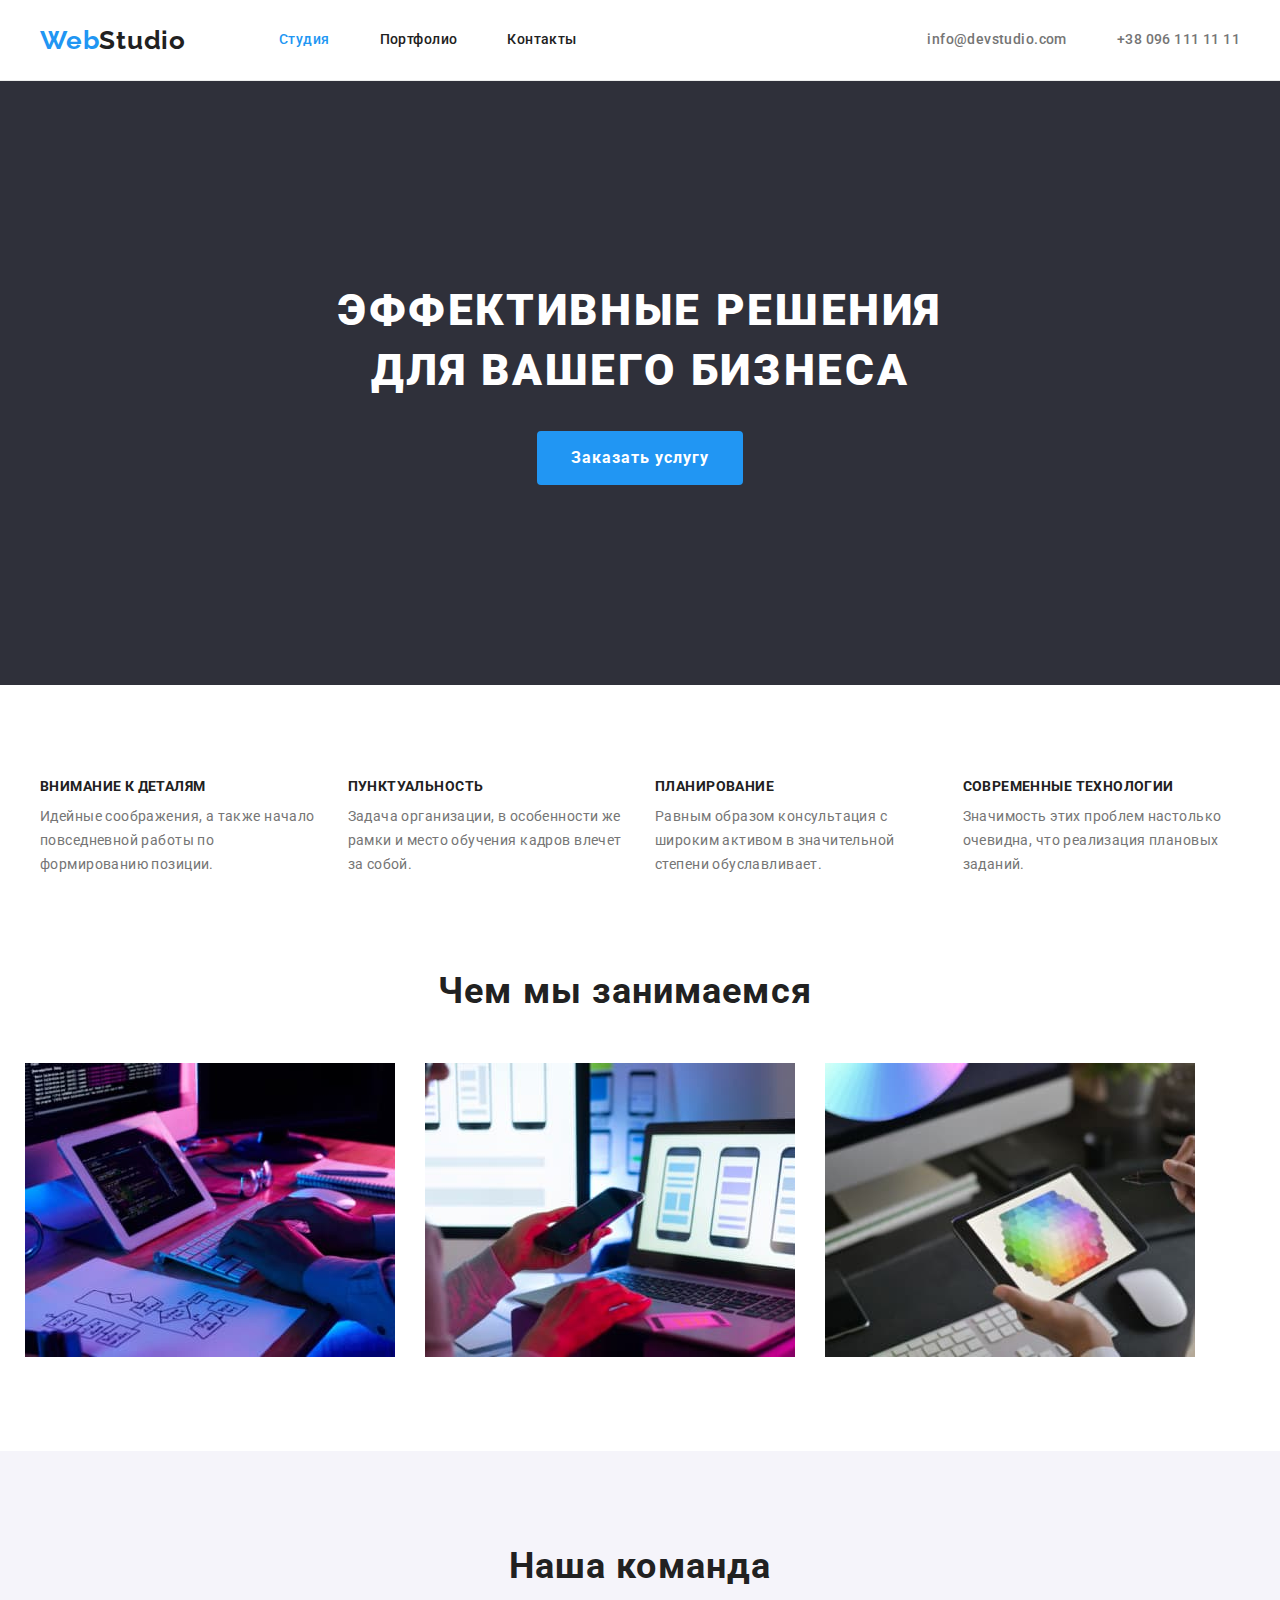
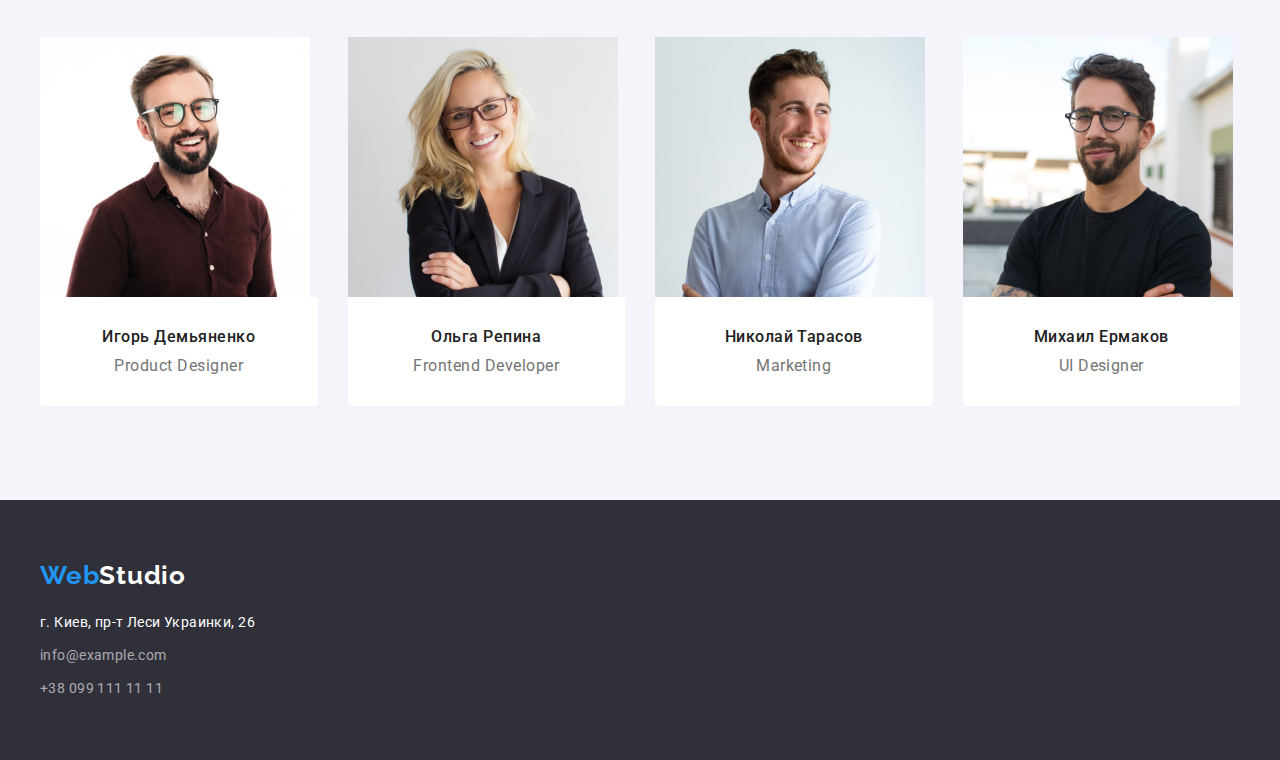
<file: index.html>
<!DOCTYPE html>
<html lang="ru">
<head>
    <meta charset="UTF-8">
    <meta http-equiv="X-UA-Compatible" content="IE=edge">
    <meta name="viewport" content="width=device-width, initial-scale=1.0">
    <title>Document</title>
    <link rel="preconnect" href="https://fonts.googleapis.com">
    <link rel="preconnect" href="https://fonts.gstatic.com" crossorigin>
    <link href="https://fonts.googleapis.com/css2?family=Raleway:wght@700&family=Roboto:wght@400;500;700;900&display=swap"
        rel="stylesheet">
    <link rel="stylesheet" href="https://cdnjs.cloudflare.com/ajax/libs/modern-normalize/1.1.0/modern-normalize.min.css"
            integrity="sha512-wpPYUAdjBVSE4KJnH1VR1HeZfpl1ub8YT/NKx4PuQ5NmX2tKuGu6U/JRp5y+Y8XG2tV+wKQpNHVUX03MfMFn9Q=="
            crossorigin="anonymous" referrerpolicy="no-referrer" />   
    <link rel="stylesheet" href="./css/styles.css">
</head>
<body>
    <!--Шапка сайта-->
    <header>
        <div class="container">                               
        <a href="/index.html" class="logo link"><span style="color: #2196F3;">Web</span>Studio</a>
        <nav>
        <ul class="list">
            <li class="item">
                <a href="Студия" class="site-nav current link">Студия</a>
            </li>
            <li class="item">
                <a href="./portfolio.html" class="site-nav link">Портфолио</a>
            </li>
            <li class="item">
                <a href="Контакты" class="site-nav link">Контакты</a>
            </li>
        </ul>           
        </nav>

        <ul class="list contacts">
            <li class="item">
                <a href="mailto:info@devstudio.com" class="header-item link">info@devstudio.com</a>
            </li>
            <li class="item">
                <a href="tel:+380961111111" class="header-item link">+38 096 111 11 11</a>
            </li>
            
        </ul>        
        </div>        
    </header>

    <main>
        <!--Банер, оглавление-->
        <section class="baner">
            <div class="container">
            <h1 class="baner-title">
                Эффективные решения<br>
                для вашего бизнеса
            </h1>            
            <button type="button" class="btn primary">Заказать услугу</button>            
            </div>
        </section>

        <!--Особенности студии-->
        <section class="section advant">
            <div class="container">
            <h2 class="title visually-hidden">Особенности студии</h2>            
            <ul class="list advant">
                <li class="advant-items">
                    <h3 class="advant-title">Внимание к деталям</h3>
                    <p>Идейные соображения, а также начало повседневной работы по формированию позиции.</p>
                </li>
                        
                <li class="advant-items">
                    <h3 class="advant-title">Пунктуальность</h3>
                    <p>Задача организации, в особенности же рамки и место обучения кадров влечет за собой.</p>
                </li>
                
                <li class="advant-items">
                    <h3 class="advant-title">Планирование</h3>
                    <p>Равным образом консультация с широким активом в значительной степени обуславливает.</p>
                </li>             
                    
                <li class="advant-items">
                    <h3 class="advant-title">Современные технологии</h3>
                    <p>Значимость этих проблем настолько очевидна, что реализация плановых заданий.</p>
                </li>
            </ul>
            </div>
        </section>

        <!--Чем мы занимаемся-->
        <section class="section directions">
            <div class="container">
            <h2 class="section-title">Чем мы занимаемся</h2>
            <ul class="list">
                <li class="directions">
                    <img src="images/box1.jpg" alt="Веб дизайнер пишет код, видны только руки и компьютер с планшетом" width="370" class="img">
                </li> 
                <li class="directions">
                    <img src="images/box2.jpg" alt="Веб дизайнер держит в руках телефон, на экране ноутбука есть три вида дизайна мобильного приложения для сайта" width="370" class="img">   
                </li>
                <li class="directions">
                    <img src="images/box3.jpg" alt="Веб дизайнер держит планшет с изображением палитры цветов" width="370" class="img">
                </li>
            </ul>
            </div>
        </section>

        <!--Наша команда-->
        <section class="section team">
            <div class="container">
            <h2 class="section-title">Наша команда</h2>
            <ul class="list images">
                <li class="images">
                    <img src="images/imgдемьяненко.jpg" alt="Фото Игоря Демьяненко" width="270">
                    <div class="teams">
                    <h3 class="team-title">Игорь Демьяненко</h3>
                    <p lang="en" class="team-position">Product Designer</p>
                    </div>
                </li> 
                <li class="images">
                    <img src="images/imgрепина.jpg" alt="Фото Ольги Репиной" width="270">
                    <div class="teams">
                    <h3 class="team-title">Ольга Репина</h3>
                    <p lang="en" class="team-position">Frontend Developer</p>
                    </div>
                </li> 
                <li class="images">
                    <img src="images/imgтарасов.jpg" alt="Фото Николая Тарасова" width="270">
                    <div class="teams">
                    <h3 class="team-title">Николай Тарасов</h3>
                    <p lang="en" class="team-position">Marketing</p>
                    </div>
                </li> 
                <li class="images">
                    <img src="images/imgермаков.jpg" alt="Фото Михаила Ермакова" width="270">
                    <div class="teams">
                    <h3 class="team-title">Михаил Ермаков</h3>
                    <p lang="en" class="team-position">UI Designer</p>
                    </div>
                </li>
            </ul>
            </div>
        </section>     


    </main>

    <footer>
        <div class="container">
        <a href="/index.html" class="logo"><span style="color: #2196f3;">Web</span>Studio</a>
        <address>
            <ul class="footer-list">
                <li class="address-item">
                    <a href="" class="address">г. Киев, пр-т Леси Украинки, 26</a>
                </li>
                <li class="mail-item">
                    <a href="mailto:info@example.com" class="contacts">info@example.com</a>
                </li>
                <li>
                    <a href="tel:+380991111111" class="contacts">+38 099 111 11 11</a>
                </li>
            </ul>
        </address>
        </div>

    </footer>
    
</body>
</html>
</file>
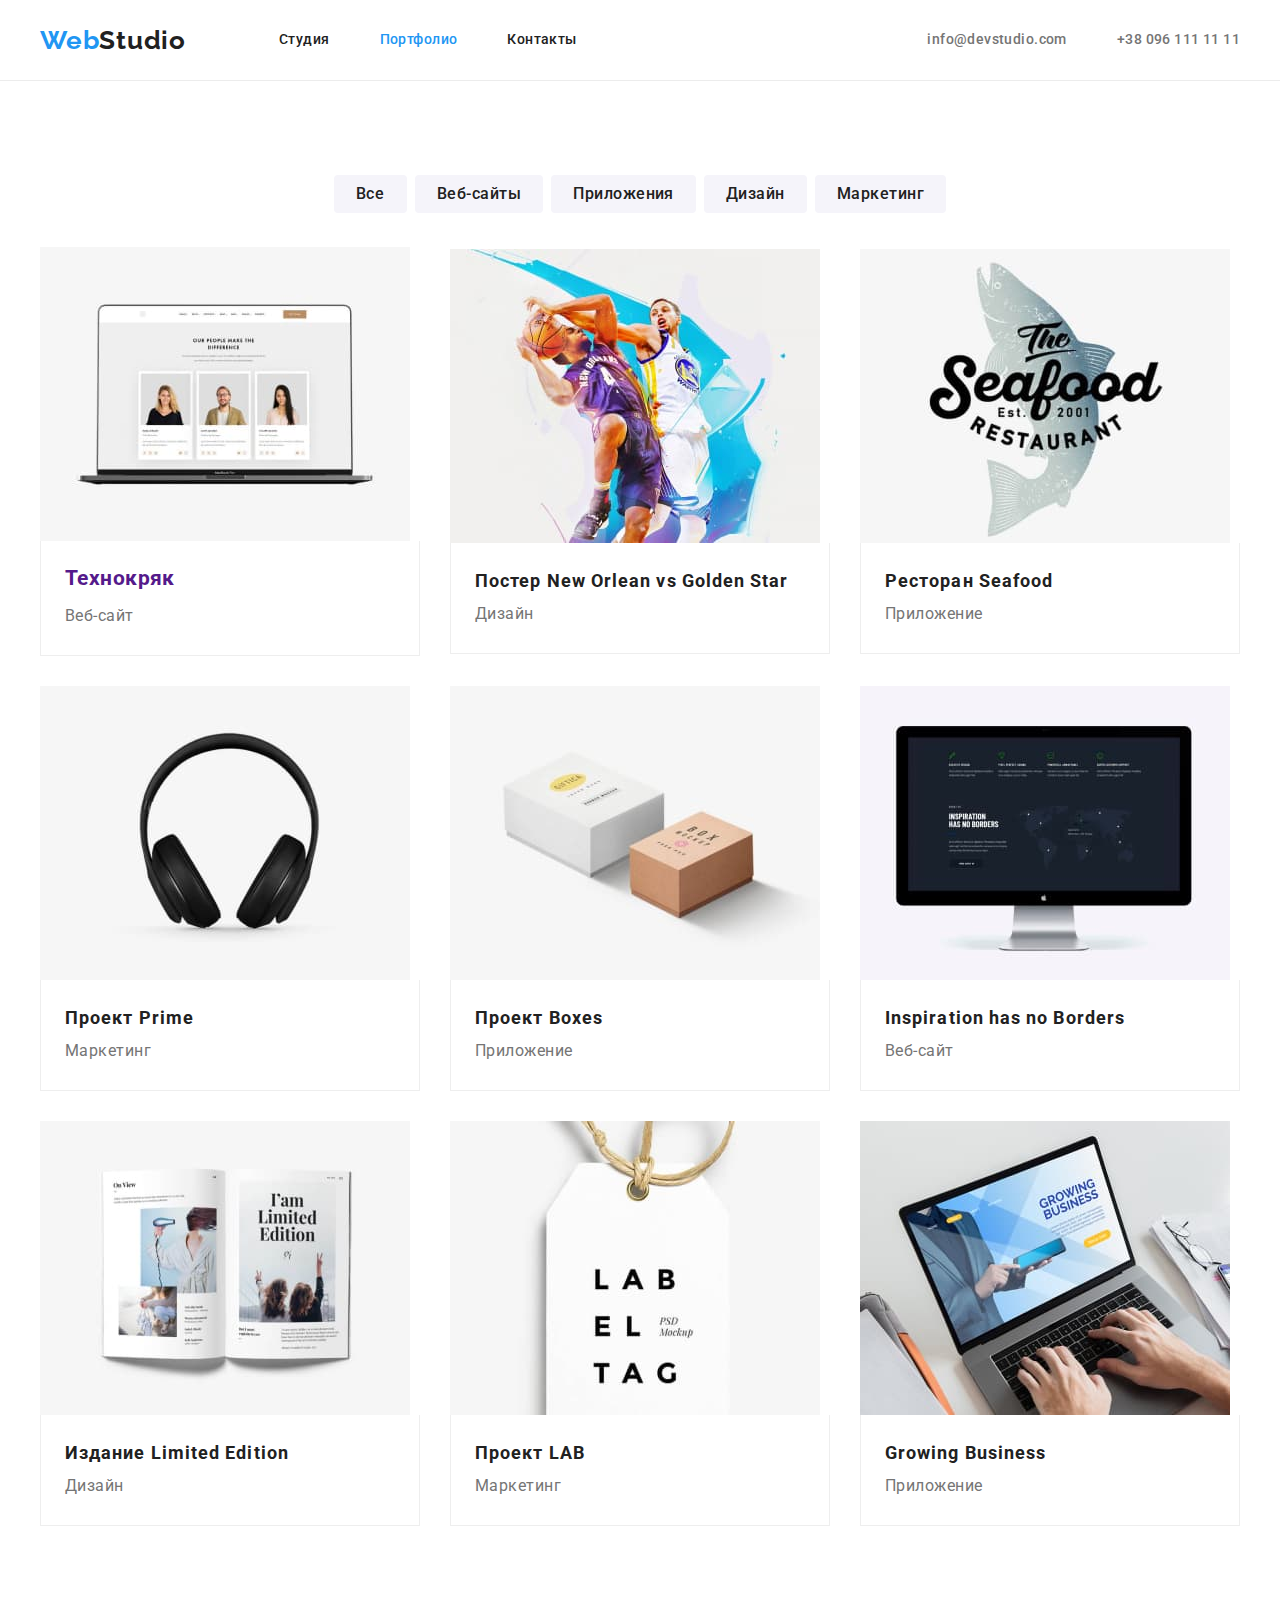
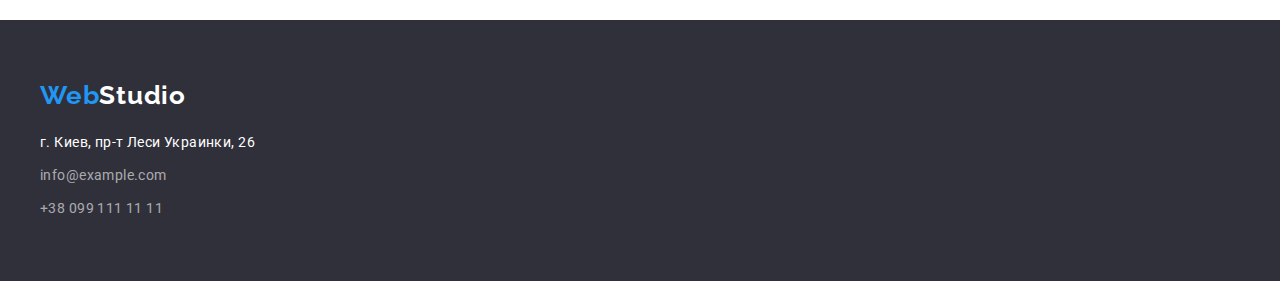
<file: portfolio.html>
<!DOCTYPE html>
<html lang="ru">
<head>
    <meta charset="UTF-8">
    <meta http-equiv="X-UA-Compatible" content="IE=edge">
    <meta name="viewport" content="width=device-width, initial-scale=1.0">
    <title>Document</title>
    <link rel="preconnect" href="https://fonts.googleapis.com">
    <link rel="preconnect" href="https://fonts.gstatic.com" crossorigin>
    <link href="https://fonts.googleapis.com/css2?family=Raleway:wght@700&family=Roboto:wght@400;500;700;900&display=swap"
        rel="stylesheet">
    <link rel="stylesheet" href="https://cdnjs.cloudflare.com/ajax/libs/modern-normalize/1.1.0/modern-normalize.min.css"
        integrity="sha512-wpPYUAdjBVSE4KJnH1VR1HeZfpl1ub8YT/NKx4PuQ5NmX2tKuGu6U/JRp5y+Y8XG2tV+wKQpNHVUX03MfMFn9Q=="
        crossorigin="anonymous" referrerpolicy="no-referrer" />
    <link rel="stylesheet" href="./css/styles.css">
</head>
<body>
<!--Шапка сайта-->
<header>    
        <div class="container">           
        <a href="./index.html" class="logo link"><span style="color: #2196F3;">Web</span>Studio</a>
        <nav>
        <ul class="list">
            <li class="item">
                <a href="./index.html" class="site-nav link">Студия</a>
            </li>
            <li class="item">
                <a href="Портфолио" class="site-nav current link">Портфолио</a>
            </li>
            <li class="item">
                <a href="Контакты" class="site-nav link">Контакты</a>
            </li>
        </ul>        
        </nav>

    <ul class="list contacts">
         <li class="item">
            <a href="mailto:info@devstudio.com" class="header-item link">info@devstudio.com</a>
        </li>
        <li class="item">
            <a href="tel:+380961111111" class="header-item link">+38 096 111 11 11</a>
        </li>
        
    </ul>
    </div>    
 </header>   

    <!--Фильтр пртфолио-->
    <main>
        <section class="section">
            <div class="container">
            <h1 class="visually-hidden">Наши роботы</h1>
        <ul class="list btn-list">
            <li class="btn-item">
                <button type="button" class="btn secondary">Все</button>
            </li>
            <li class="btn-item">
                <button type="button" class="btn secondary">Веб-сайты</button>
            </li>
            <li class="btn-item">
                <button type="button" class="btn secondary">Приложения</button>
            </li>
            <li class="btn-item">
                <button type="button" class="btn secondary">Дизайн</button>
            </li>
            <li class="btn-item">
                <button type="button" class="btn secondary">Маркетинг</button>
            </li>
        </ul>
           
        
                           
    <!--Портфолио фото-->
          <ul class="work-list list">
            <li class="works-item">
                <a href="" class="link">
                <img src="./images/img5.jpg" alt="Изображение сайта на ноутбуке" width="370" class="img">
                <div class="portfolio-item">
                <h2 class="works-list-title">Технокряк</h2>
                <p class="variaty">Веб-сайт</p>
                </div>
                </a>
            </li>
            <li  class="works-item">
                <a href="" class="link">
                <img src="./images/img6.jpg" alt="Баскетболисты двух команд в моменте игры" width="370">
                <div class="portfolio-item">
                <h2 class="list-title">Постер New Orlean vs Golden Star</h2>
                <p class="variaty">Дизайн</p>
                </div>
                </a>
            </li>
            <li  class="works-item">
                <a href="" class="link">
                <img src="./images/img7.jpg" alt="Лого приложения" width="370">
                <div class="portfolio-item">
                <h2 class="list-title">Ресторан Seafood</h2>
                <p class="variaty">Приложение</p>
                </div>
                </a>
            </li>
            <li  class="works-item">
                <a href="" class="link">
                <img src="./images/img8.jpg" alt="Наушники" width="370">
                <div class="portfolio-item">
                <h2 class="list-title">Проект Prime</h2>
                <p class="variaty">Маркетинг</p>
                </div>
                </a>
            </li>
            <li  class="works-item">
                <a href="" class="link">
                <img src="./images/img9.jpg" alt="Две коробки" width="370">
                <div class="portfolio-item">
                <h2 class="list-title">Проект Boxes</h2>
                <p class="variaty">Приложение</p>
                </div>
                </a>
            </li>
            <li  class="works-item">
                <a href="" class="link">
                <img src="./images/img10.jpg" alt="Изображение сайта на компютере" width="370">
                <div class="portfolio-item">
                <h2 class="list-title">Inspiration has no Borders</h2>
                <p class="variaty">Веб-сайт</p>
                </div>
                </a>
            </li>
            <li  class="works-item">
                <a href="" class="link">
                <img src="./images/img11.jpg" alt="Розворот журнала" width="370">
                <div class="portfolio-item">
                <h2 class="list-title">Издание Limited Edition</h2>
                <p class="variaty">Дизайн</p>
                </div>
                </a>
            </li>
            <li  class="works-item">
                <a href="" class="link">
                <img src="./images/img12.jpg" alt="Этикетка" width="370">
                <div class="portfolio-item">
                <h2 class="list-title">Проект LAB</h2>
                <p class="variaty">Маркетинг</p>
                </div>
                </a>
            </li>
            <li  class="works-item">
                <a href="" class="link">
                <img src="./images/img13.jpg" alt="Сайт на ноутбуке" width="370">
                <div class="portfolio-item">
                <h2 class="list-title">Growing Business</h2>
                <p class="variaty">Приложение</p>
                </div>
                </a>
            </li>          
        </ul>
    </div>
        </section>

    </main>

<footer>
    <div class="container">
    <a href="/index.html" class="logo"><span style="color: #2196f3;">Web</span>Studio</a>
    <address>
        <ul class="footer-list">
            <li class="address-item">
                <a href="" class="address">г. Киев, пр-т Леси Украинки, 26</a>
            </li>
            <li class="mail-item">
                <a href="mailto:info@example.com" class="contacts">info@example.com</a>
            </li>
            <li>
                <a href="tel:+380991111111" class="contacts">+38 099 111 11 11</a>
            </li>
        </ul>
    </address>
    </div>
</footer>
</body>
</html>
</file>
<file: css/styles.css>
:root {
  --primary-text-color: #757575;
  --title-text-color: #212121;
  --accent-color: #2196f3;
  --primary-white-color: #ffffff;
  --secondary-background-color: #f5f4fa;
  --dark-background-color: #2f303a;
  --footer-address-text-color: rgba(255, 255, 255, 0.6);
  --btn-primary-accent-color: #188ce8;
}

body {
  color: var(--primary-text-color);
  background-color: var(--primary-white-color);
  font-family: Roboto, sans-serif;
  letter-spacing: 0.03em;
  font-weight: 400;
  font-size: 14px;
  line-height: 1.71;

  margin: 0;
}

.container {
  margin-left: auto;
  margin-right: auto;
  width: 1200px;
  padding-left: 15px;
  padding-right: 15px;
}

.section {
  padding-top: 94px;
  padding-bottom: 94px;
}

/*   Шапка сайту   */

header {
  border-bottom: solid 1px #ececec;
}

header .container {
  display: flex;
  align-items: center;
}

.logo {
  margin-right: 93px;

  color: var(--title-text-color);
  font-family: Raleway, sans-serif;
  font-weight: 700;
  font-size: 26px;
  line-height: 1.19;
  letter-spacing: 0.03em;
  text-decoration: none;
}

.site-nav,
.header-item {
  font-weight: 500;

  line-height: 1.14;
  text-decoration: none;
}

.site-nav {
  color: #212121;
}

.site-nav.link {
  display: block;
  padding-top: 32px;
  padding-bottom: 32px;
}

.list {
  display: flex;

  list-style: none;
}

.list .item:not(:last-child) {
  margin-right: 50px;
}

.list.contacts {
  margin-left: auto;
}

.header-item {
  color: var(--primary-text-color);
}

.site-nav.link,
.header-item.link {
  display: block;
}

.site-nav.current {
  color: var(--accent-color);
}

.site-nav:hover,
.site-nav:focus {
  color: var(--accent-color);
}

.header-item:hover,
.header-item:focus {
  color: var(--accent-color);
}

/*  Сброс
Основний контент  */

h1,
h2,
h3,
p,
ul {
  margin-top: 0;
  margin-bottom: 0;
}

ul {
  padding-left: 0;
}

.visually-hidden {
  position: absolute;
  width: 1px;
  height: 1px;
  margin: -1px;
  border: 0;
  padding: 0;
  white-space: nowrap;
  clip-path: inset(100%);
  clip: rect(0 0 0 0);
  overflow: hidden;
}

/*   Банер   */

.baner-title {
  color: var(--primary-white-color);
  cursor: pointer;
  font-weight: 900;
  font-size: 44px;
  line-height: 1.36;
  text-align: center;
  letter-spacing: 0.06em;
  text-transform: uppercase;

  margin-bottom: 30px;
}

.baner {
  background-color: var(--dark-background-color);
  text-align: center;
  padding-top: 200px;
  padding-bottom: 200px;
}

/*   Кнопки   */

.btn {
  cursor: pointer;
  color: var(--accent-color);
  background-color: var(--primary-white-color);
  font-family: inherit;
  text-align: center;
  font-size: 16px;

  border: transparent;
  border-radius: 4px;
  text-align: center;
}

.btn.primary {
  color: var(--primary-white-color);
  background-color: var(--accent-color);
  font-weight: 700;

  line-height: 1.88;
  display: flex;
  align-items: center;
  letter-spacing: 0.06em;

  border: 2px solid var(--accent-color);
  margin-left: auto;
  margin-right: auto;
  min-width: 200px;
  padding: 10px 32px;
}

.btn.primary:focus,
.btn.primary:hover {
  background-color: var(--btn-primary-accent-color);
  border-color: var(--btn-primary-accent-color);
}

.btn.secondary {
  color: var(--title-text-color);
  background-color: var(--secondary-background-color);
  font-weight: 500;
  letter-spacing: 0.03em;
  line-height: 1.62;

  min-width: 73px;
  padding: 6px 22px;
  border-color: #eeeeee;

  display: flex;
  align-items: center;
  margin-bottom: 34px;
}

.btn-list {
  justify-content: center;
}

.btn-item:not(:last-child) {
  margin-right: 8px;
}

.btn:focus,
.btn:hover {
  color: var(--primary-white-color);
  background-color: var(--btn-primary-accent-color);
  border-color: var(--accent-color);
}

/*   Заголовки   */

.section-title,
.list-title {
  color: var(--title-text-color);
}

.section-title {
  font-weight: 700;
  font-size: 36px;
  line-height: 1.17;
  letter-spacing: 0.03em;
  text-align: center;

  margin-bottom: 50px;
}

/*   Зображення, фото   */

img {
  display: block;
  max-width: 100%;
  height: auto;
}

/*   Чем мы занимаемся   */

.section.directions {
  padding-top: 0;
}

.directions:not(:last-child) {
  margin-right: 30px;
}

/*   Особенности студии   */

.list.advant {
  display: flex;
  margin-right: -30px;
}

.advant-items {
  margin-right: 30px;
  flex-basis: calc((100% - 120px) / 4);
}

/*
або

.list.advant:not(:last-child) {
  margin-right: 30px;
}

.advant-items {
  width: 270px;
}*/

.advant-title {
  color: var(--title-text-color);
  font-size: 14px;

  margin-bottom: 10px;
}

.advant-title,
.list-title {
  font-weight: 700;

  line-height: 1.14;
  text-transform: uppercase;
}

.section.advant {
  padding-bottom: 94px;
}

/*   Наша команда   */

.section.team {
  background-color: var(--secondary-background-color);
}

.teams {
  padding-top: 30px;
  padding-bottom: 30px;
  background-color: #ffffff;
}

.work-list .list-title {
  font-weight: 700;
  font-size: 18px;
  line-height: 2;
  letter-spacing: 0.06em;
  text-transform: none;
}

.list {
  display: flex;

  list-style: none;
}

.team-title,
.team-position {
  font-size: 16px;
  line-height: 1.19;
  text-align: center;
  letter-spacing: 0.03em;
}

/*.team-position {
  padding-bottom: 30px;
}*/

.team-title {
  color: var(--title-text-color);
  font-weight: 500;
  margin-bottom: 10px;
}

/*.images:last-child {
  margin-right: 0;
}*/

.list.images {
  display: flex;
  margin-right: -30px;
}

.images {
  margin-right: 30px;
  flex-basis: calc((100% - 90px) / 4);
}

.teams {
  border: 1px solid #ffffff;
  border-top: none;
  border-bottom-right-radius: 4px;
  border-bottom-left-radius: 4px;
}

.link {
  text-decoration: none;
}

/*   Секція Портфоліо   */

.variaty {
  color: var(--primary-text-color);
}

.work-list .variaty {
  font-size: 16px;
  line-height: 1.88;
  letter-spacing: 0.03em;
}

/*.works-item:not(:nth-child(3n)) {
  margin-right: 30px;
}

.works-item {
  margin-bottom: 30px;
}

/*.works-item:nth-of-type(3n) {
  margin-right: 0;
}*/

.work-list {
  display: flex;
  align-items: center;
  flex-wrap: wrap;
  margin-right: -30px;
  margin-bottom: -30px;
}

.works-item {
  margin-right: 30px;
  margin-bottom: 30px;
  flex-basis: calc((100% - 90px) / 3);
}

.portfolio-item {
  padding: 20px 24px;
  border: 1px solid #eeeeee;
  border-top: none;
}

.works-list-title,
.variaty {
  margin-bottom: 4px;
}

/*   footer   */

footer {
  padding-top: 60px;
  padding-bottom: 60px;
  background-color: var(--dark-background-color);
}

/*.footer {
  background-color: var(--dark-background-color);
}*/

footer .logo {
  display: block;
  margin-bottom: 20px;
  margin-right: 0;
}

.footer-list {
  list-style: none;
}

.address,
footer .logo {
  color: var(--primary-white-color);
}

.contacts {
  color: var(--footer-address-text-color);
}

.address,
.contacts {
  font-style: normal;
  text-decoration: none;
}

.address-item,
.mail-item {
  margin-bottom: 9px;
}

.address:focus,
.address:hover {
  color: var(--accent-color);
}

.contacts:hover,
.contacts:focus {
  color: var(--accent-color);
}
</file>
